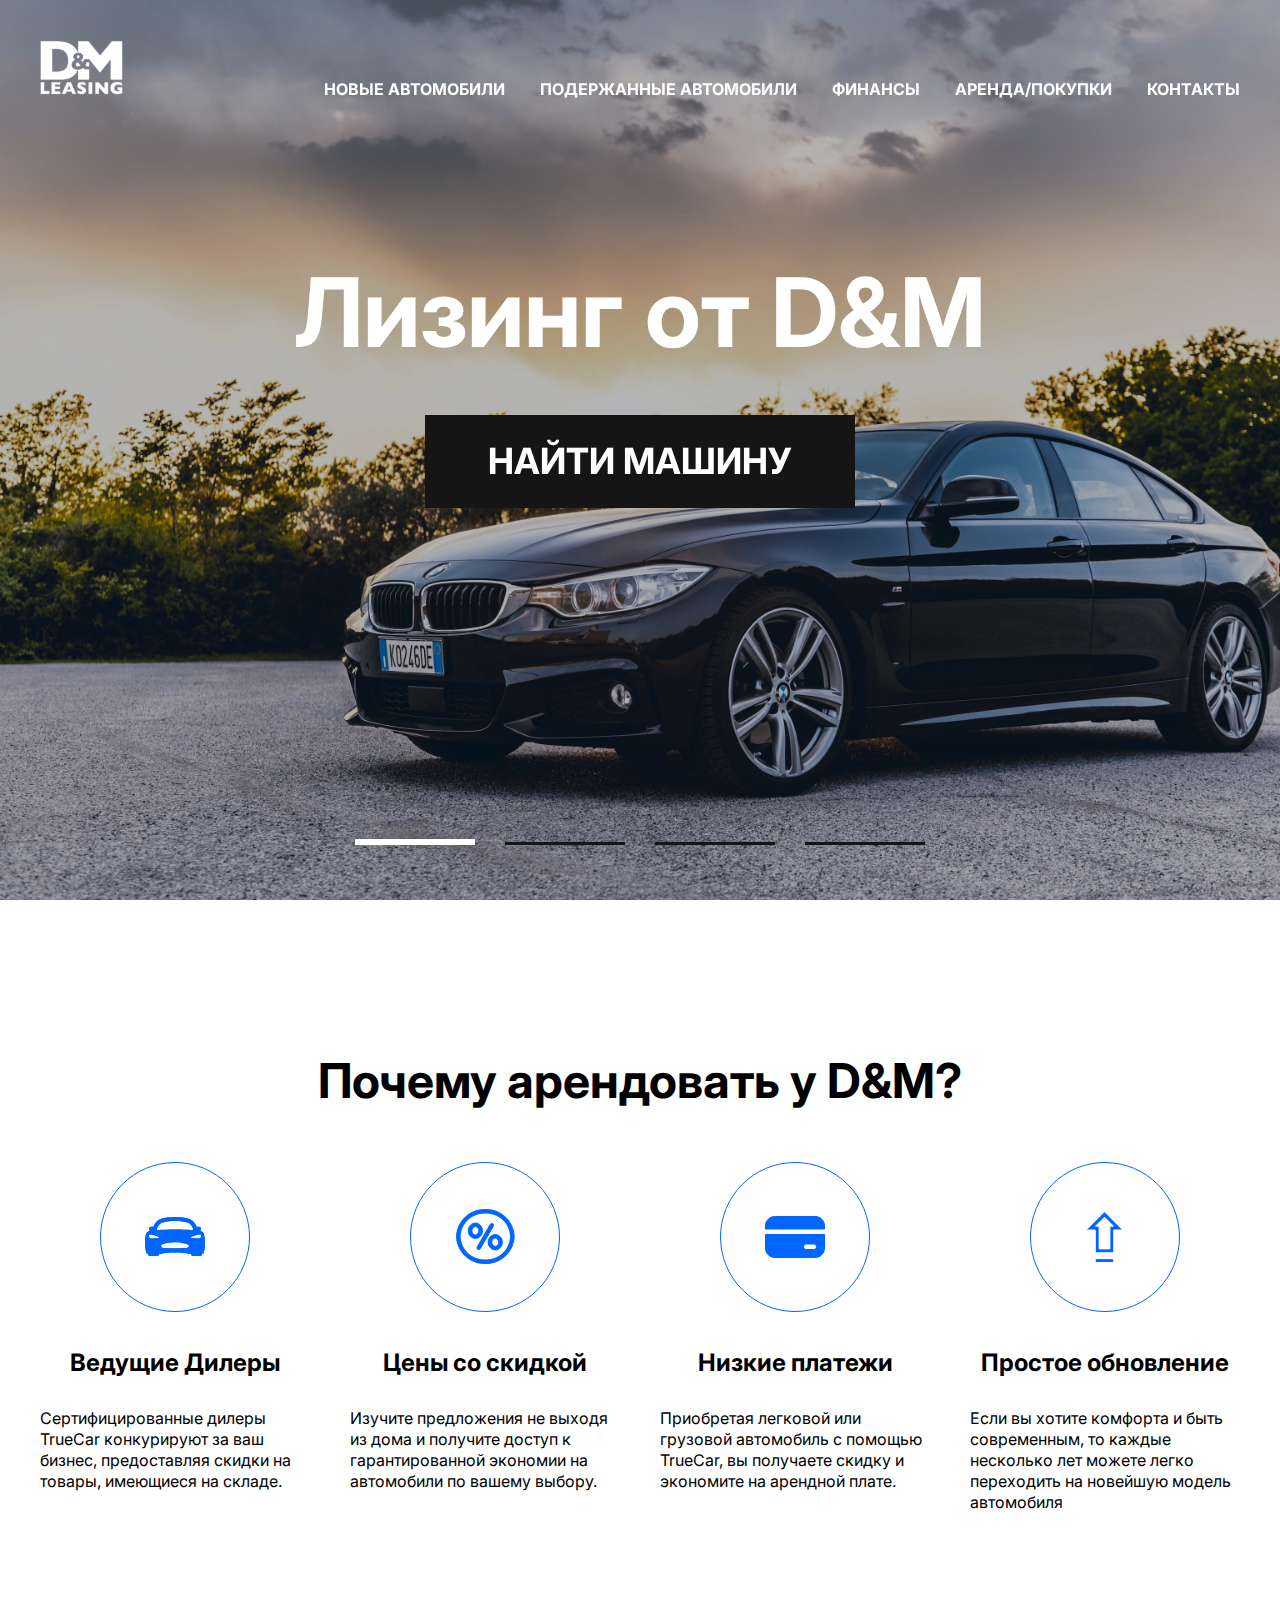
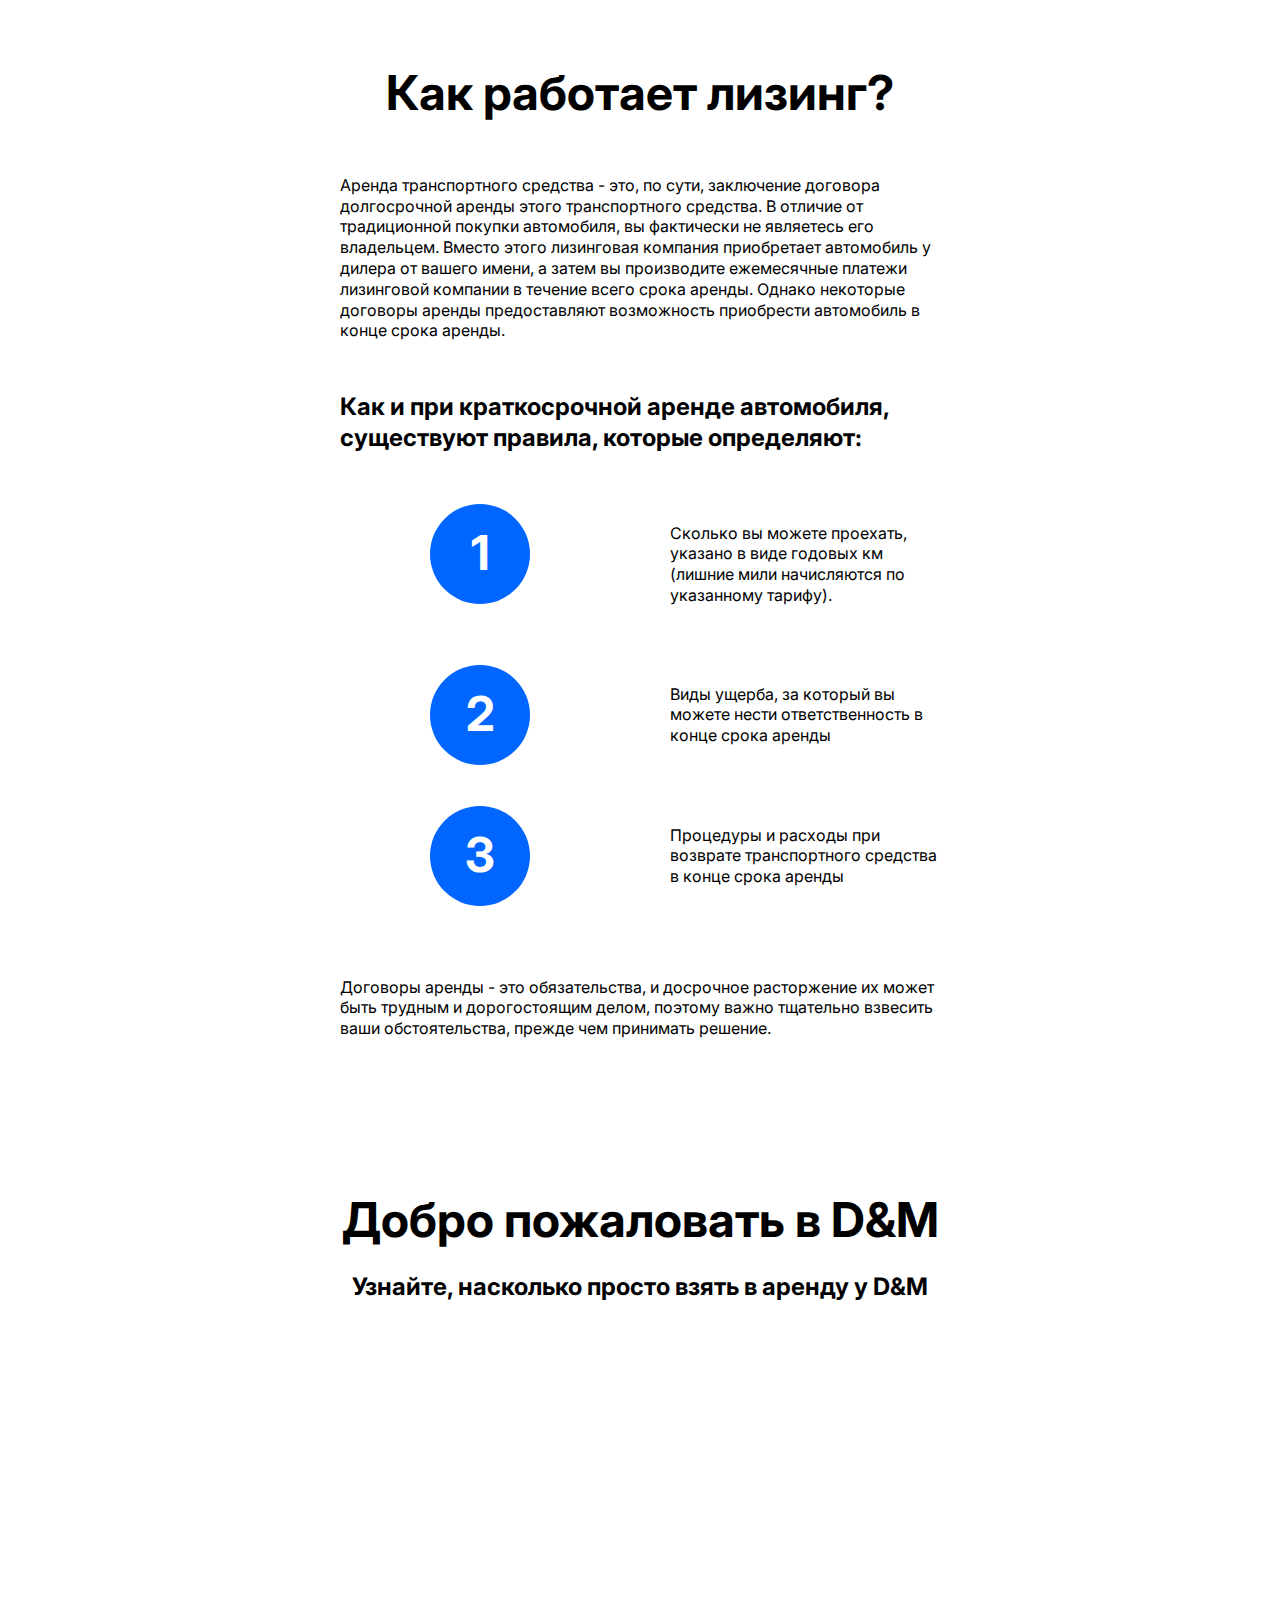
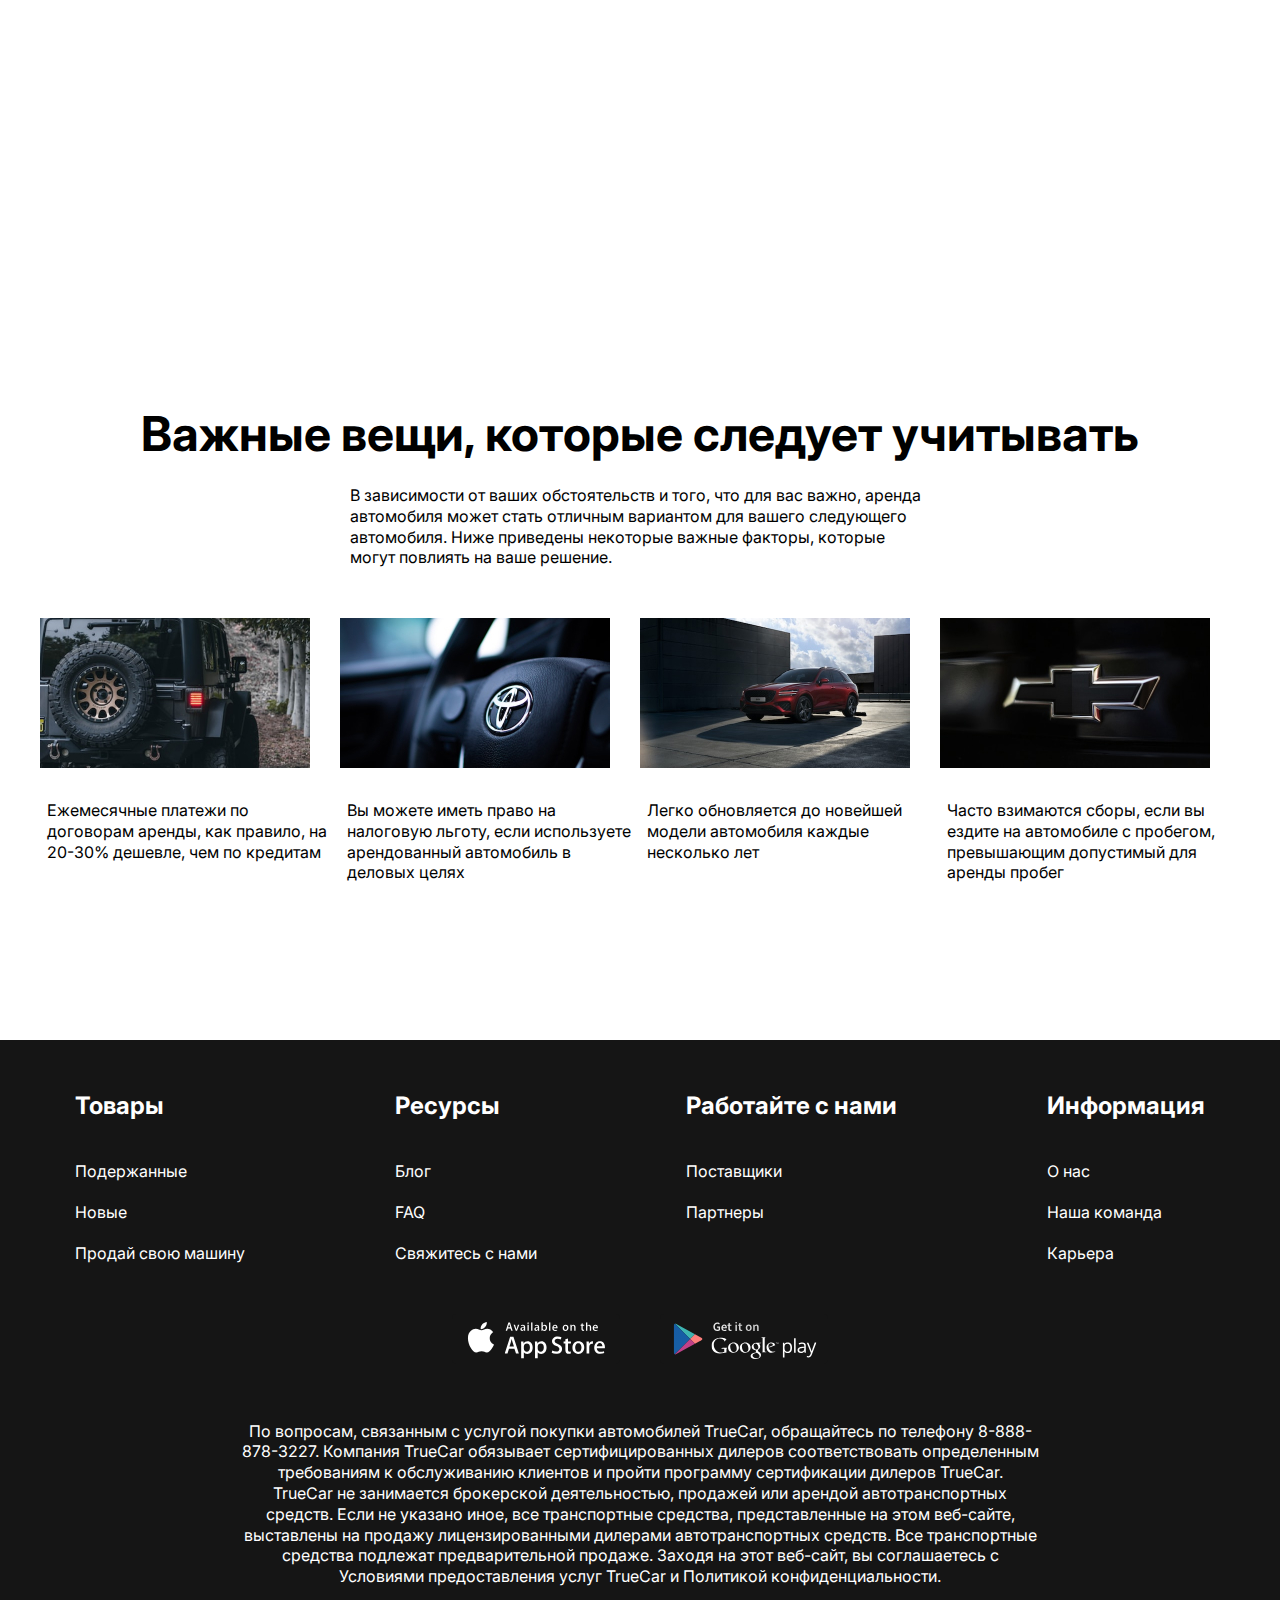
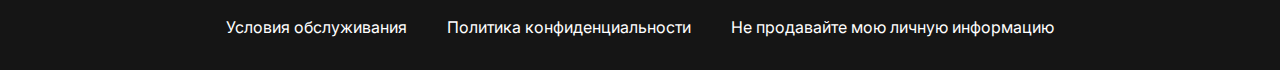
<file: index.html>
<!DOCTYPE html>
<html lang="ru">
  <head>
    <meta charset="UTF-8" />
    <meta http-equiv="X-UA-Compatible" content="IE=edge" />
    <meta name="viewport" content="width=device-width, initial-scale=1.0" />
    <title>Document</title>
    <link rel="preconnect" href="https://fonts.googleapis.com" />
    <link rel="preconnect" href="https://fonts.gstatic.com" crossorigin />
    <link
      href="https://fonts.googleapis.com/css2?family=Inter&display=swap"
      rel="stylesheet"
    />
    <link
      href="https://fonts.googleapis.com/css2?family=Inter:wght@700&display=swap"
      rel="stylesheet"
    />
    <link
      rel="stylesheet"
      href="https://cdn.jsdelivr.net/npm/swiper@11/swiper-bundle.min.css"
    />

    <link rel="stylesheet" href="css/style.css" />
  </head>
  <body>
    <div class="wrapper">
      <header class="header header-main">
        <div class="container">
          <div class="header__inner">
            <a href="index.html" class="logo">
              <img src="img/logo.svg" alt="" class="logo__img" />
            </a>
            <nav class="menu">
              <button class="menu__btn">
                <span></span>
                <span></span>
                <span></span>
              </button>
              <ul class="menu__list">
                <li class="menu__list-item">
                  <a href="newcar.html" class="menu__list-link"
                    >НОВЫЕ АВТОМОБИЛИ</a
                  >
                </li>
                <li class="menu__list-item">
                  <a href="#" class="menu__list-link">ПОДЕРЖАННЫЕ АВТОМОБИЛИ</a>
                </li>
                <li class="menu__list-item">
                  <a href="#" class="menu__list-link">ФИНАНСЫ</a>
                </li>
                <li class="menu__list-item">
                  <a href="#" class="menu__list-link">АРЕНДА/ПОКУПКИ</a>
                </li>
                <li class="menu__list-item">
                  <a href="contacts.html" class="menu__list-link">КОНТАКТЫ</a>
                </li>
              </ul>
            </nav>
          </div>
        </div>
      </header>
      <main class="main">
        <section class="top">
          <div class="container">
            <h1 class="title">Лизинг от D&M</h1>
            <a href="newcar.html" class="top__link">НАЙТИ МАШИНУ</a>
          </div>
        </section>
        <div class="slider">
          <div class="swiper">
            <div class="swiper-wrapper">
              <div
                class="swiper-slide"
                style="background-image: url(img/slide-1.jpg)"
              ></div>
              <div
                class="swiper-slide"
                style="background-image: url(img/slide-2.jpg)"
              ></div>
              <div
                class="swiper-slide"
                style="background-image: url(img/slide-1.jpg)"
              ></div>
              <div
                class="swiper-slide"
                style="background-image: url(img/slide-2.jpg)"
              ></div>
            </div>
            <div class="swiper-pagination"></div>
          </div>
        </div>
        <section class="why-lease">
          <div class="container">
            <h2 class="section-title">Почему арендовать у D&M?</h2>
            <ul class="why-lease__list">
              <li class="why-lease__item">
                <img
                  class="why-lease__item-img"
                  src="img/why-lease-1.svg"
                  alt=""
                />
                <h3 class="why-lease__item-title">Ведущие Дилеры</h3>
                <p class="why-lease__item-text">
                  Сертифицированные дилеры TrueCar конкурируют за ваш бизнес,
                  предоставляя скидки на товары, имеющиеся на складе.
                </p>
              </li>
              <li class="why-lease__item">
                <img
                  class="why-lease__item-img"
                  src="img/why-lease-2.svg"
                  alt=""
                />
                <h3 class="why-lease__item-title">Цены со скидкой</h3>
                <p class="why-lease__item-text">
                  Изучите предложения не выходя из дома и получите доступ к
                  гарантированной экономии на автомобили по вашему выбору.
                </p>
              </li>
              <li class="why-lease__item">
                <img
                  class="why-lease__item-img"
                  src="img/why-lease-3.svg"
                  alt=""
                />
                <h3 class="why-lease__item-title">Низкие платежи</h3>
                <p class="why-lease__item-text">
                  Приобретая легковой или грузовой автомобиль с помощью TrueCar,
                  вы получаете скидку и экономите на арендной плате.
                </p>
              </li>
              <li class="why-lease__item">
                <img
                  class="why-lease__item-img"
                  src="img/why-lease-4.svg"
                  alt=""
                />
                <h3 class="why-lease__item-title">Простое обновление</h3>
                <p class="why-lease__item-text">
                  Если вы хотите комфорта и быть современным, то каждые
                  несколько лет можете легко переходить на новейшую модель
                  автомобиля
                </p>
              </li>
            </ul>
          </div>
        </section>
        <section class="how-does">
          <div class="container">
            <div class="how-does__inner">
              <h2 class="section-title">Как работает лизинг?</h2>
              <p class="how-does__text">
                Аренда транспортного средства - это, по сути, заключение
                договора долгосрочной аренды этого транспортного средства. В
                отличие от традиционной покупки автомобиля, вы фактически не
                являетесь его владельцем. Вместо этого лизинговая компания
                приобретает автомобиль у дилера от вашего имени, а затем вы
                производите ежемесячные платежи лизинговой компании в течение
                всего срока аренды. Однако некоторые договоры аренды
                предоставляют возможность приобрести автомобиль в конце срока
                аренды.
              </p>
              <h4 class="how-does__title">
                Как и при краткосрочной аренде автомобиля, существуют правила,
                которые определяют:
              </h4>
              <ol class="how__does-list">
                <li class="how__does-item">
                  Сколько вы можете проехать, указано в виде годовых км (лишние
                  мили начисляются по указанному тарифу).
                </li>
                <li class="how__does-item">
                  Виды ущерба, за который вы можете нести ответственность в
                  конце срока аренды
                </li>
                <li class="how__does-item">
                  Процедуры и расходы при возврате транспортного средства в
                  конце срока аренды
                </li>
              </ol>
              <p class="how-does__text">
                Договоры аренды - это обязательства, и досрочное расторжение их
                может быть трудным и дорогостоящим делом, поэтому важно
                тщательно взвесить ваши обстоятельства, прежде чем принимать
                решение.
              </p>
            </div>
          </div>
        </section>
        <section class="video">
          <div class="container">
            <h2 class="section-title video__title">Добро пожаловать в D&M</h2>
            <p class="video__text">
              Узнайте, насколько просто взять в аренду у D&M
            </p>
            <iframe
              class="video__content"
              width="1000"
              height="500"
              src="https://www.youtube.com/embed/l5c4-9rxwhA?si=jY-FbrAp-Fexpdjj&amp;controls=0"
              title="YouTube video player"
              frameborder="0"
              allow="accelerometer; autoplay; clipboard-write; encrypted-media; gyroscope; picture-in-picture; web-share"
              referrerpolicy="strict-origin-when-cross-origin"
              allowfullscreen
            ></iframe>
          </div>
        </section>
        <section class="important">
          <div class="container">
            <h2 class="section-title important__title">
              Важные вещи, которые следует учитывать
            </h2>
            <p class="important__text">
              В зависимости от ваших обстоятельств и того, что для вас важно,
              аренда автомобиля может стать отличным вариантом для вашего
              следующего автомобиля. Ниже приведены некоторые важные факторы,
              которые могут повлиять на ваше решение.
            </p>
            <ul class="important__list">
              <li class="important__item">
                <img class="important__item-img" src="img/imp-1.jpg" alt="" />
                <p class="important__item-text">
                  Ежемесячные платежи по договорам аренды, как правило, на
                  20-30% дешевле, чем по кредитам
                </p>
              </li>
              <li class="important__item">
                <img class="important__item-img" src="img/imp-2.jpg" alt="" />
                <p class="important__item-text">
                  Вы можете иметь право на налоговую льготу, если используете
                  арендованный автомобиль в деловых целях
                </p>
              </li>
              <li class="important__item">
                <img class="important__item-img" src="img/imp-3.jpg" alt="" />
                <p class="important__item-text">
                  Легко обновляется до новейшей модели автомобиля каждые
                  несколько лет
                </p>
              </li>
              <li class="important__item">
                <img class="important__item-img" src="img/imp-4.jpg" alt="" />
                <p class="important__item-text">
                  Часто взимаются сборы, если вы ездите на автомобиле с
                  пробегом, превышающим допустимый для аренды пробег
                </p>
              </li>
            </ul>
          </div>
        </section>
      </main>
      <footer class="footer">
        <nav class="footer__menu">
          <ul class="footer__menu-list">
            <li class="footer__menu-item">
              <p class="footer__menu-title">Товары</p>
            </li>
            <li class="footer__menu-item">
              <a href="#" class="footer__menu-link">Подержанные</a>
            </li>
            <li class="footer__menu-item">
              <a href="#" class="footer__menu-link">Новые</a>
            </li>
            <li class="footer__menu-item">
              <a href="#" class="footer__menu-link">Продай свою машину</a>
            </li>
          </ul>
          <ul class="footer__menu-list">
            <li class="footer__menu-item">
              <p class="footer__menu-title">Ресурсы</p>
            </li>
            <li class="footer__menu-item">
              <a href="#" class="footer__menu-link">Блог</a>
            </li>
            <li class="footer__menu-item">
              <a href="#" class="footer__menu-link">FAQ</a>
            </li>
            <li class="footer__menu-item">
              <a href="#" class="footer__menu-link">Свяжитесь с нами</a>
            </li>
          </ul>
          <ul class="footer__menu-list">
            <li class="footer__menu-item">
              <p class="footer__menu-title">Работайте с нами</p>
            </li>
            <li class="footer__menu-item">
              <a href="#" class="footer__menu-link">Поставщики</a>
            </li>
            <li class="footer__menu-item">
              <a href="#" class="footer__menu-link">Партнеры</a>
            </li>
          </ul>
          <ul class="footer__menu-list">
            <li class="footer__menu-item">
              <p class="footer__menu-title">Информация</p>
            </li>
            <li class="footer__menu-item">
              <a href="#" class="footer__menu-link">О нас</a>
            </li>
            <li class="footer__menu-item">
              <a href="#" class="footer__menu-link">Наша команда</a>
            </li>
            <li class="footer__menu-item">
              <a href="#" class="footer__menu-link">Карьера</a>
            </li>
          </ul>
        </nav>
        <ul class="app">
          <li class="app__item">
            <a href="" class="app__item-link">
              <img src="img/appstore.svg" alt="" class="app__item-img" />
            </a>
          </li>
          <li class="app__item">
            <a href="" class="app__item-link">
              <img src="img/googleplay.svg" alt="" class="app__item-img" />
            </a>
          </li>
        </ul>
        <div class="footer__copy">
          <p class="footer__copy-text">
            По вопросам, связанным с услугой покупки автомобилей TrueCar,
            обращайтесь по телефону 8-888-878-3227. Компания TrueCar обязывает
            сертифицированных дилеров соответствовать определенным требованиям к
            обслуживанию клиентов и пройти программу сертификации дилеров
            TrueCar.
          </p>
          <p class="footer__copy-text">
            TrueCar не занимается брокерской деятельностью, продажей или арендой
            автотранспортных средств. Если не указано иное, все транспортные
            средства, представленные на этом веб-сайте, выставлены на продажу
            лицензированными дилерами автотранспортных средств. Все транспортные
            средства подлежат предварительной продаже. Заходя на этот веб-сайт,
            вы соглашаетесь с Условиями предоставления услуг TrueCar и Политикой
            конфиденциальности.
          </p>
        </div>
        <nav class="copy__nav">
          <ul class="copy__nav-list">
            <li class="copy__nav-item">
              <a href="#" class="copy__nav-link">Условия обслуживания</a>
            </li>
            <li class="copy__nav-item">
              <a href="#" class="copy__nav-link">Политика конфиденциальности</a>
            </li>
            <li class="copy__nav-item">
              <a href="#" class="copy__nav-link">
                Не продавайте мою личную информацию</a
              >
            </li>
          </ul>
        </nav>
      </footer>
    </div>
    <script src="https://cdn.jsdelivr.net/npm/swiper@11/swiper-bundle.min.js"></script>
    <script src="js/main.js"></script>
  </body>
</html>
</file>
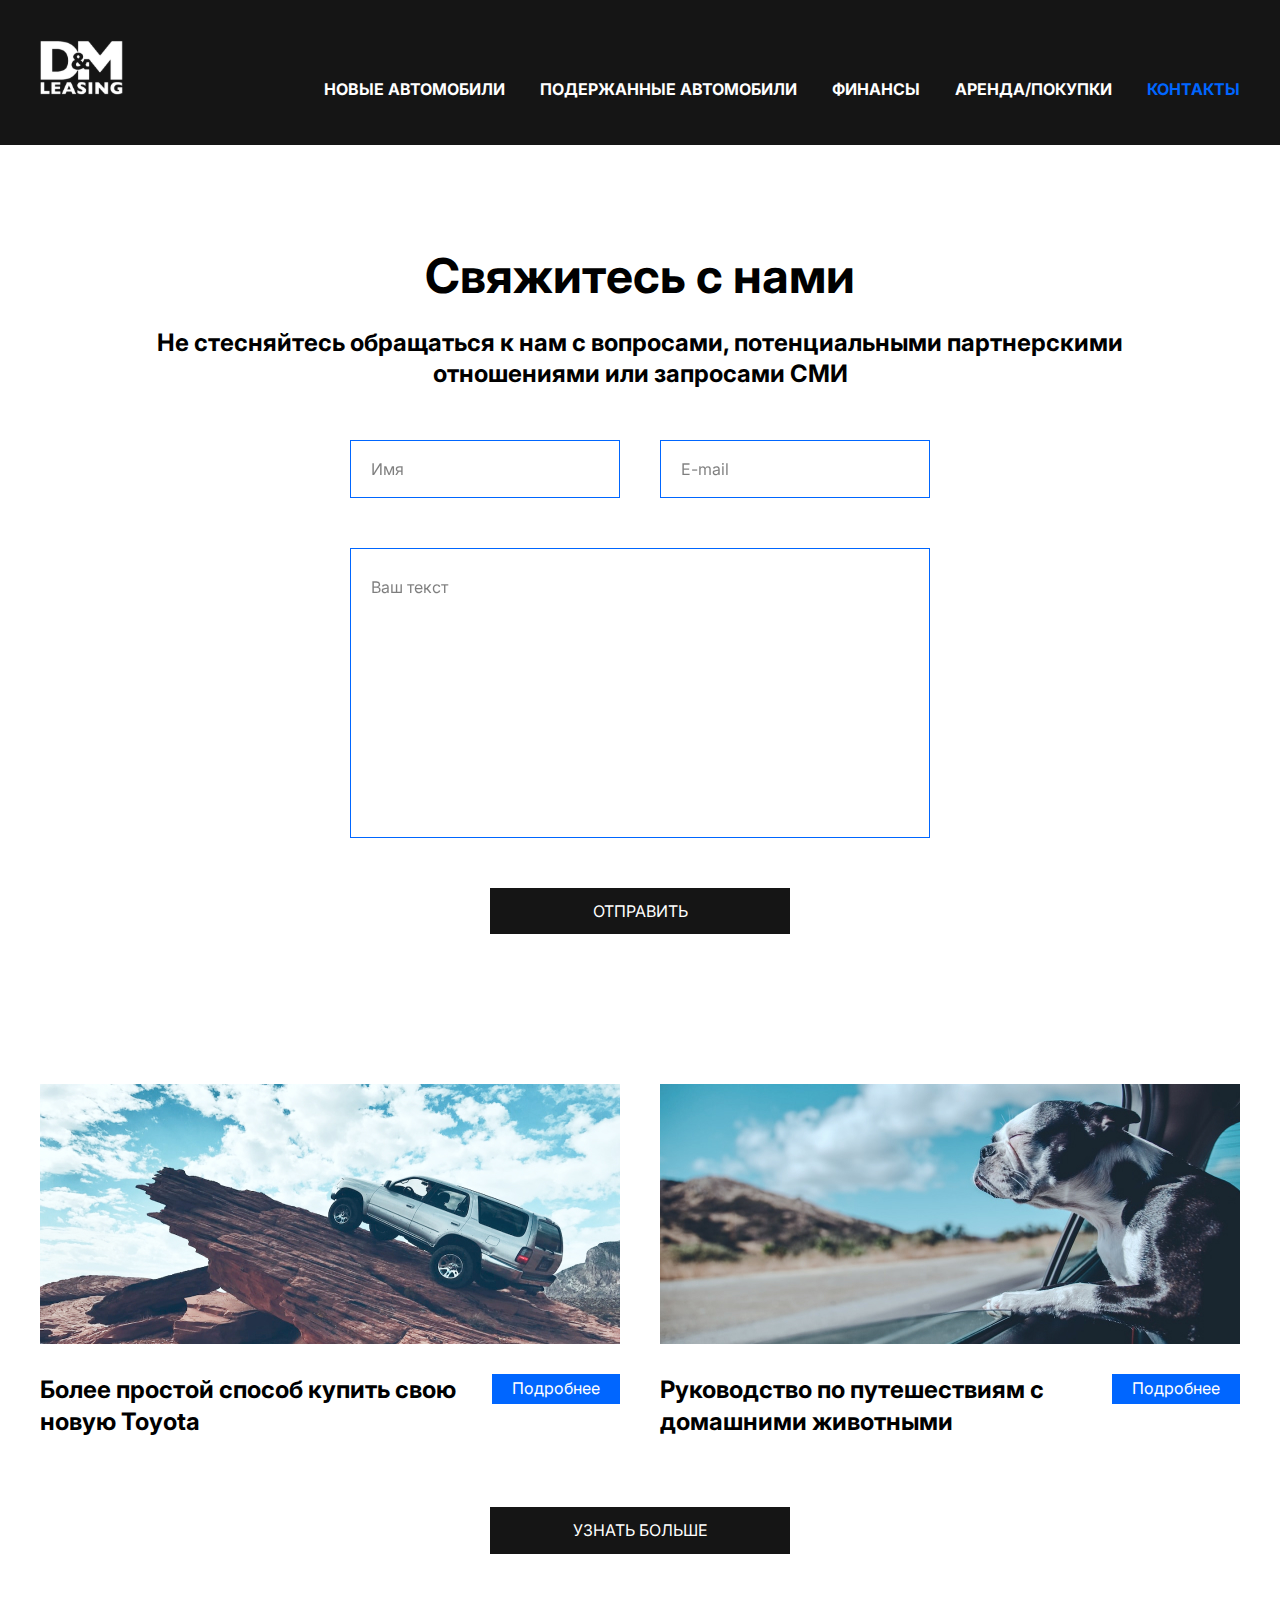
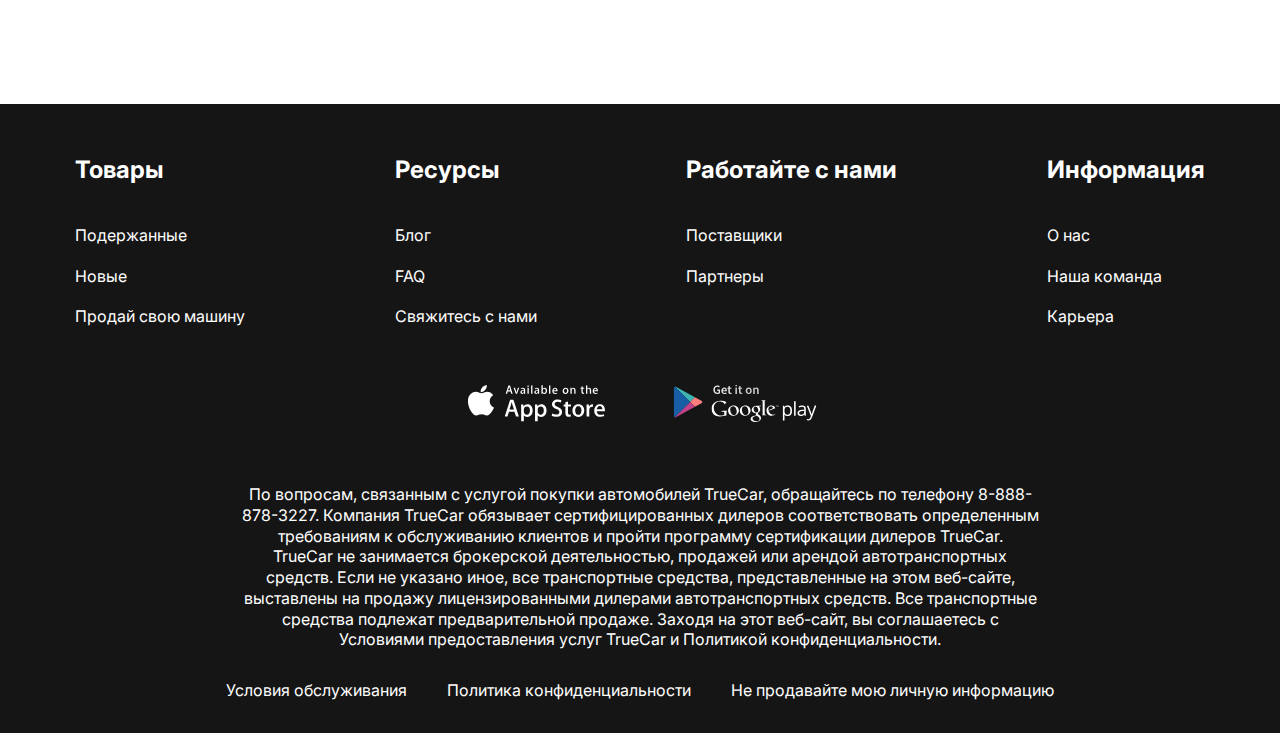
<file: contacts.html>
<!DOCTYPE html>
<html lang="en">
  <head>
    <meta charset="UTF-8" />
    <meta http-equiv="X-UA-Compatible" content="IE=edge" />
    <meta name="viewport" content="width=device-width, initial-scale=1.0" />
    <title>Document</title>
    <link rel="preconnect" href="https://fonts.googleapis.com" />
    <link rel="preconnect" href="https://fonts.gstatic.com" crossorigin />
    <link
      href="https://fonts.googleapis.com/css2?family=Inter&display=swap"
      rel="stylesheet"
    />
    <link
      href="https://fonts.googleapis.com/css2?family=Inter:wght@700&display=swap"
      rel="stylesheet"
    />
    <link rel="stylesheet" href="css/style.css" />
  </head>
  <body>
    <div class="wrapper">
      <header class="header">
        <div class="container">
          <div class="header__inner">
            <a href="index.html" class="logo">
              <img src="img/logo.svg" alt="" class="logo__img" />
            </a>
            <nav class="menu">
              <button class="menu__btn">
                <span></span>
                <span></span>
                <span></span>
              </button>
              <ul class="menu__list">
                <li class="menu__list-item">
                  <a href="newcar.html" class="menu__list-link"
                    >НОВЫЕ АВТОМОБИЛИ</a
                  >
                </li>
                <li class="menu__list-item">
                  <a href="#" class="menu__list-link">ПОДЕРЖАННЫЕ АВТОМОБИЛИ</a>
                </li>
                <li class="menu__list-item">
                  <a href="#" class="menu__list-link">ФИНАНСЫ</a>
                </li>
                <li class="menu__list-item">
                  <a href="#" class="menu__list-link">АРЕНДА/ПОКУПКИ</a>
                </li>
                <li class="menu__list-item">
                  <a
                    href="contacts.html"
                    class="menu__list-link menu__list-link--active"
                    >КОНТАКТЫ</a
                  >
                </li>
              </ul>
            </nav>
          </div>
        </div>
      </header>
      <main class="main">
        <section class="contacts">
          <div class="container">
            <h2 class="section-title contacts__title">Свяжитесь с нами</h2>
            <p class="contacts__text">
              Не стесняйтесь обращаться к нам с вопросами, потенциальными
              партнерскими отношениями или запросами СМИ
            </p>
            <form action="#" class="form">
              <input type="text" class="form__input" placeholder="Имя" />
              <input type="email" class="form__input" placeholder="E-mail" />
              <textarea
                class="form__textarea"
                placeholder="Ваш текст"
              ></textarea>
              <button class="form__btn" type="submit">Отправить</button>
            </form>
          </div>
        </section>
        <section class="blog">
          <div class="container">
            <div class="blog__items">
              <div class="blog__item">
                <img class="blog__item-img" src="img/blog-1.jpg" alt="" />
                <h4 class="blog__item-title">
                  Более простой способ купить свою новую Toyota
                </h4>
                <a href="#" class="blog__item-link">Подробнее</a>
              </div>
              <div class="blog__item">
                <img class="blog__item-img" src="img/blog-2.jpg" alt="" />
                <h4 class="blog__item-title">
                  Руководство по путешествиям с домашними животными
                </h4>
                <a href="#" class="blog__item-link">Подробнее</a>
              </div>
            </div>
            <a href="#" class="showmore-link">Узнать больше</a>
          </div>
        </section>
      </main>
      <footer class="footer">
        <nav class="footer__menu">
          <ul class="footer__menu-list">
            <li class="footer__menu-item">
              <p class="footer__menu-title">Товары</p>
            </li>
            <li class="footer__menu-item">
              <a href="#" class="footer__menu-link">Подержанные</a>
            </li>
            <li class="footer__menu-item">
              <a href="#" class="footer__menu-link">Новые</a>
            </li>
            <li class="footer__menu-item">
              <a href="#" class="footer__menu-link">Продай свою машину</a>
            </li>
          </ul>
          <ul class="footer__menu-list">
            <li class="footer__menu-item">
              <p class="footer__menu-title">Ресурсы</p>
            </li>
            <li class="footer__menu-item">
              <a href="#" class="footer__menu-link">Блог</a>
            </li>
            <li class="footer__menu-item">
              <a href="#" class="footer__menu-link">FAQ</a>
            </li>
            <li class="footer__menu-item">
              <a href="#" class="footer__menu-link">Свяжитесь с нами</a>
            </li>
          </ul>
          <ul class="footer__menu-list">
            <li class="footer__menu-item">
              <p class="footer__menu-title">Работайте с нами</p>
            </li>
            <li class="footer__menu-item">
              <a href="#" class="footer__menu-link">Поставщики</a>
            </li>
            <li class="footer__menu-item">
              <a href="#" class="footer__menu-link">Партнеры</a>
            </li>
          </ul>
          <ul class="footer__menu-list">
            <li class="footer__menu-item">
              <p class="footer__menu-title">Информация</p>
            </li>
            <li class="footer__menu-item">
              <a href="#" class="footer__menu-link">О нас</a>
            </li>
            <li class="footer__menu-item">
              <a href="#" class="footer__menu-link">Наша команда</a>
            </li>
            <li class="footer__menu-item">
              <a href="#" class="footer__menu-link">Карьера</a>
            </li>
          </ul>
        </nav>
        <ul class="app">
          <li class="app__item">
            <a href="" class="app__item-link">
              <img src="img/appstore.svg" alt="" class="app__item-img" />
            </a>
          </li>
          <li class="app__item">
            <a href="" class="app__item-link">
              <img src="img/googleplay.svg" alt="" class="app__item-img" />
            </a>
          </li>
        </ul>
        <div class="footer__copy">
          <p class="footer__copy-text">
            По вопросам, связанным с услугой покупки автомобилей TrueCar,
            обращайтесь по телефону 8-888-878-3227. Компания TrueCar обязывает
            сертифицированных дилеров соответствовать определенным требованиям к
            обслуживанию клиентов и пройти программу сертификации дилеров
            TrueCar.
          </p>
          <p class="footer__copy-text">
            TrueCar не занимается брокерской деятельностью, продажей или арендой
            автотранспортных средств. Если не указано иное, все транспортные
            средства, представленные на этом веб-сайте, выставлены на продажу
            лицензированными дилерами автотранспортных средств. Все транспортные
            средства подлежат предварительной продаже. Заходя на этот веб-сайт,
            вы соглашаетесь с Условиями предоставления услуг TrueCar и Политикой
            конфиденциальности.
          </p>
        </div>
        <nav class="copy__nav">
          <ul class="copy__nav-list">
            <li class="copy__nav-item">
              <a href="#" class="copy__nav-link">Условия обслуживания</a>
            </li>
            <li class="copy__nav-item">
              <a href="#" class="copy__nav-link">Политика конфиденциальности</a>
            </li>
            <li class="copy__nav-item">
              <a href="#" class="copy__nav-link">
                Не продавайте мою личную информацию</a
              >
            </li>
          </ul>
        </nav>
      </footer>
    </div>
    <script src="js/main.js"></script>
  </body>
</html>
</file>
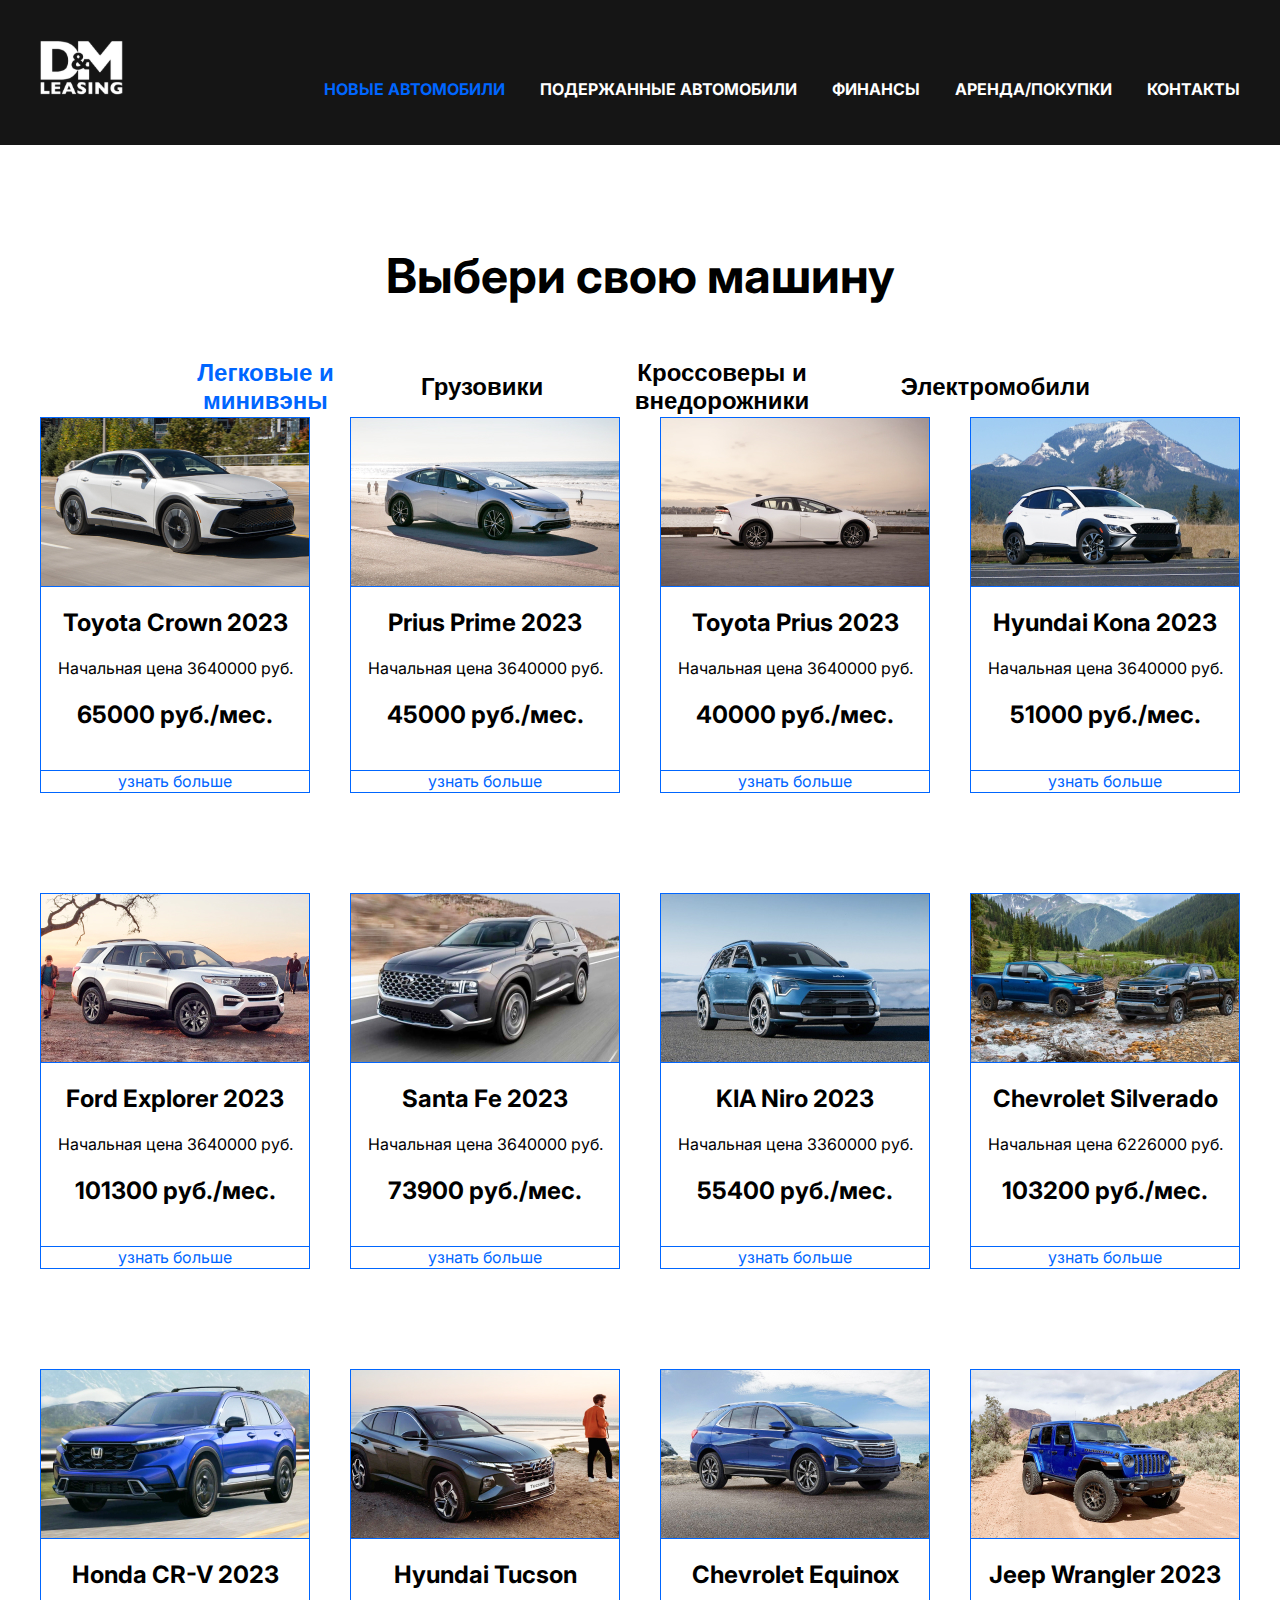
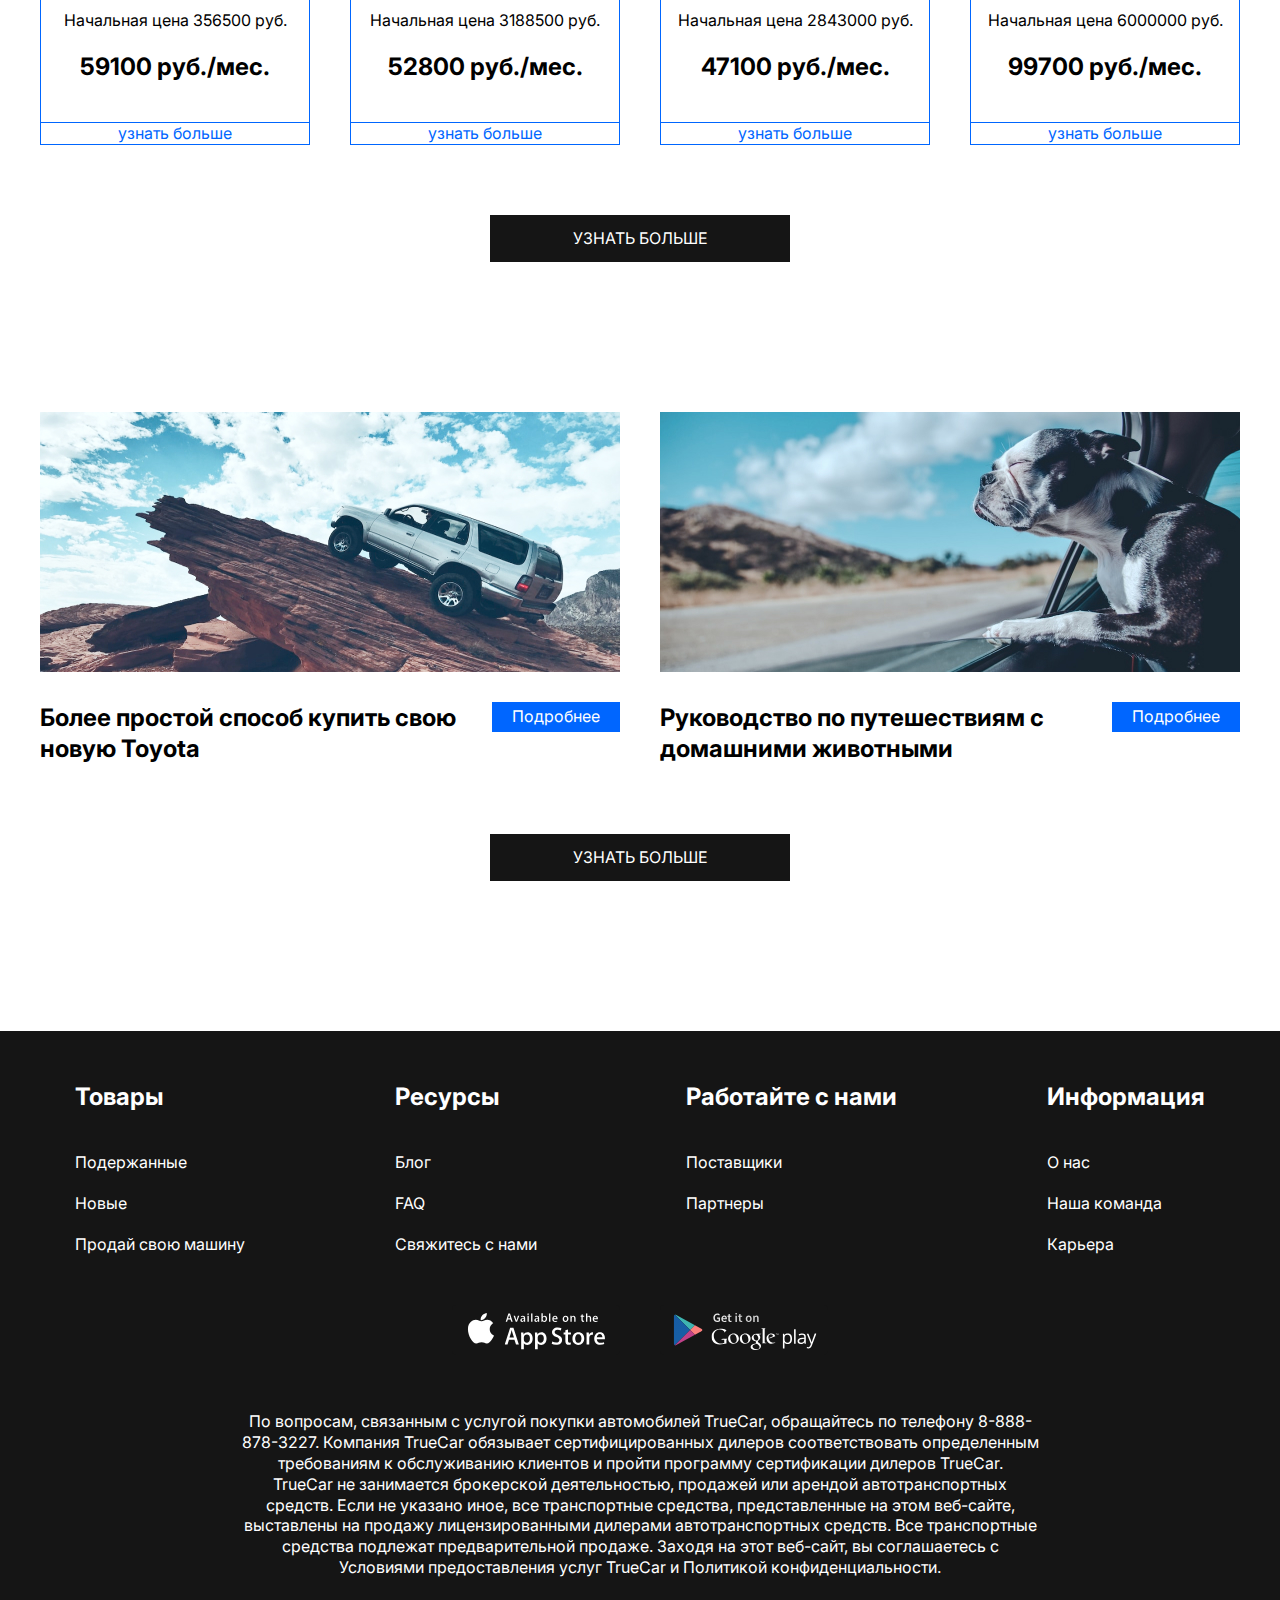
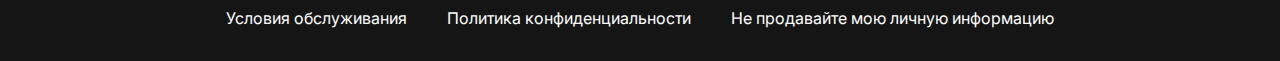
<file: newcar.html>
<!DOCTYPE html>
<html lang="en">
  <head>
    <meta charset="UTF-8" />
    <meta http-equiv="X-UA-Compatible" content="IE=edge" />
    <meta name="viewport" content="width=device-width, initial-scale=1.0" />
    <title>Document</title>
    <link rel="preconnect" href="https://fonts.googleapis.com" />
    <link rel="preconnect" href="https://fonts.gstatic.com" crossorigin />
    <link
      href="https://fonts.googleapis.com/css2?family=Inter&display=swap"
      rel="stylesheet"
    />
    <link
      href="https://fonts.googleapis.com/css2?family=Inter:wght@700&display=swap"
      rel="stylesheet"
    />
    <link rel="stylesheet" href="css/style.css" />
  </head>
  <body>
    <div class="wrapper">
      <header class="header">
        <div class="container">
          <div class="header__inner">
            <a href="index.html" class="logo">
              <img src="img/logo.svg" alt="" class="logo__img" />
            </a>
            <nav class="menu">
              <button class="menu__btn">
                <span></span>
                <span></span>
                <span></span>
              </button>
              <ul class="menu__list">
                <li class="menu__list-item">
                  <a
                    href="newcar.html"
                    class="menu__list-link menu__list-link--active"
                    >НОВЫЕ АВТОМОБИЛИ</a
                  >
                </li>
                <li class="menu__list-item">
                  <a href="#" class="menu__list-link">ПОДЕРЖАННЫЕ АВТОМОБИЛИ</a>
                </li>
                <li class="menu__list-item">
                  <a href="#" class="menu__list-link">ФИНАНСЫ</a>
                </li>
                <li class="menu__list-item">
                  <a href="#" class="menu__list-link">АРЕНДА/ПОКУПКИ</a>
                </li>
                <li class="menu__list-item">
                  <a href="contacts.html" class="menu__list-link">КОНТАКТЫ</a>
                </li>
              </ul>
            </nav>
          </div>
        </div>
      </header>
      <main class="main">
        <section class="choose">
          <div class="container">
            <h2 class="section-title">Выбери свою машину</h2>
            <div class="tabs">
              <div class="tabs__btn">
                <button
                  class="tabs__btn-item tabs__btn-item--active"
                  data-button="content-1"
                >
                  Легковые и минивэны
                </button>
                <button class="tabs__btn-item" data-button="content-2">
                  Грузовики
                </button>
                <button class="tabs__btn-item" data-button="content-3">
                  Кроссоверы и внедорожники
                </button>
                <button class="tabs__btn-item" data-button="content-4">
                  Электромобили
                </button>
              </div>
              <div class="tabs__content">
                <div
                  class="tabs__content-item tabs__content-item--active"
                  id="content-1"
                >
                  <div class="card">
                    <img src="img/card-1.jpg" alt="" class="card__img" />
                    <div class="card__content">
                      <h4 class="card__title">Toyota Crown 2023</h4>
                      <p class="card__text">Начальная цена 3640000 руб.</p>
                      <p class="card__price">65000 руб./мес.</p>
                    </div>
                    <a href="#" class="card_link">узнать больше</a>
                  </div>
                  <div class="card">
                    <img src="img/card-2.jpg" alt="" class="card__img" />
                    <div class="card__content">
                      <h4 class="card__title">Prius Prime 2023</h4>
                      <p class="card__text">Начальная цена 3640000 руб.</p>
                      <p class="card__price">45000 руб./мес.</p>
                    </div>
                    <a href="#" class="card_link">узнать больше</a>
                  </div>
                  <div class="card">
                    <img src="img/card-3.jpg" alt="" class="card__img" />
                    <div class="card__content">
                      <h4 class="card__title">Toyota Prius 2023</h4>
                      <p class="card__text">Начальная цена 3640000 руб.</p>
                      <p class="card__price">40000 руб./мес.</p>
                    </div>
                    <a href="#" class="card_link">узнать больше</a>
                  </div>
                  <div class="card">
                    <img src="img/card-4.jpg" alt="" class="card__img" />
                    <div class="card__content">
                      <h4 class="card__title">Hyundai Kona 2023</h4>
                      <p class="card__text">Начальная цена 3640000 руб.</p>
                      <p class="card__price">51000 руб./мес.</p>
                    </div>
                    <a href="#" class="card_link">узнать больше</a>
                  </div>
                  <div class="card">
                    <img src="img/card-5.jpg" alt="" class="card__img" />
                    <div class="card__content">
                      <h4 class="card__title">Ford Explorer 2023</h4>
                      <p class="card__text">Начальная цена 3640000 руб.</p>
                      <p class="card__price">101300 руб./мес.</p>
                    </div>
                    <a href="#" class="card_link">узнать больше</a>
                  </div>
                  <div class="card">
                    <img src="img/card-6.jpg" alt="" class="card__img" />
                    <div class="card__content">
                      <h4 class="card__title">Santa Fe 2023</h4>
                      <p class="card__text">Начальная цена 3640000 руб.</p>
                      <p class="card__price">73900 руб./мес.</p>
                    </div>
                    <a href="#" class="card_link">узнать больше</a>
                  </div>
                  <div class="card">
                    <img src="img/card-7.jpg" alt="" class="card__img" />
                    <div class="card__content">
                      <h4 class="card__title">KIA Niro 2023</h4>
                      <p class="card__text">Начальная цена 3360000 руб.</p>
                      <p class="card__price">55400 руб./мес.</p>
                    </div>
                    <a href="#" class="card_link">узнать больше</a>
                  </div>
                  <div class="card">
                    <img src="img/card-8.jpg" alt="" class="card__img" />
                    <div class="card__content">
                      <h4 class="card__title">Chevrolet Silverado</h4>
                      <p class="card__text">Начальная цена 6226000 руб.</p>
                      <p class="card__price">103200 руб./мес.</p>
                    </div>
                    <a href="#" class="card_link">узнать больше</a>
                  </div>
                  <div class="card">
                    <img src="img/card-9.jpg" alt="" class="card__img" />
                    <div class="card__content">
                      <h4 class="card__title">Honda CR-V 2023</h4>
                      <p class="card__text">Начальная цена 356500 руб.</p>
                      <p class="card__price">59100 руб./мес.</p>
                    </div>
                    <a href="#" class="card_link">узнать больше</a>
                  </div>
                  <div class="card">
                    <img src="img/card-10.jpg" alt="" class="card__img" />
                    <div class="card__content">
                      <h4 class="card__title">Hyundai Tucson</h4>
                      <p class="card__text">Начальная цена 3188500 руб.</p>
                      <p class="card__price">52800 руб./мес.</p>
                    </div>
                    <a href="#" class="card_link">узнать больше</a>
                  </div>
                  <div class="card">
                    <img src="img/card-11.jpg" alt="" class="card__img" />
                    <div class="card__content">
                      <h4 class="card__title">Chevrolet Equinox</h4>
                      <p class="card__text">Начальная цена 2843000 руб.</p>
                      <p class="card__price">47100 руб./мес.</p>
                    </div>
                    <a href="#" class="card_link">узнать больше</a>
                  </div>
                  <div class="card">
                    <img src="img/card-12.jpg" alt="" class="card__img" />
                    <div class="card__content">
                      <h4 class="card__title">Jeep Wrangler 2023</h4>
                      <p class="card__text">Начальная цена 6000000 руб.</p>
                      <p class="card__price">99700 руб./мес.</p>
                    </div>
                    <a href="#" class="card_link">узнать больше</a>
                  </div>
                </div>
                <div class="tabs__content-item" id="content-2">
                  <div class="card">
                    <img src="img/card-5.jpg" alt="" class="card__img" />
                    <div class="card__content">
                      <h4 class="card__title">Ford Explorer 2023</h4>
                      <p class="card__text">Начальная цена 3640000 руб.</p>
                      <p class="card__price">101300 руб./мес.</p>
                    </div>
                    <a href="#" class="card_link">узнать больше</a>
                  </div>
                  <div class="card">
                    <img src="img/card-6.jpg" alt="" class="card__img" />
                    <div class="card__content">
                      <h4 class="card__title">Santa Fe 2023</h4>
                      <p class="card__text">Начальная цена 3640000 руб.</p>
                      <p class="card__price">73900 руб./мес.</p>
                    </div>
                    <a href="#" class="card_link">узнать больше</a>
                  </div>
                  <div class="card">
                    <img src="img/card-7.jpg" alt="" class="card__img" />
                    <div class="card__content">
                      <h4 class="card__title">KIA Niro 2023</h4>
                      <p class="card__text">Начальная цена 3360000 руб.</p>
                      <p class="card__price">55400 руб./мес.</p>
                    </div>
                    <a href="#" class="card_link">узнать больше</a>
                  </div>
                  <div class="card">
                    <img src="img/card-8.jpg" alt="" class="card__img" />
                    <div class="card__content">
                      <h4 class="card__title">Chevrolet Silverado</h4>
                      <p class="card__text">Начальная цена 6226000 руб.</p>
                      <p class="card__price">103200 руб./мес.</p>
                    </div>
                    <a href="#" class="card_link">узнать больше</a>
                  </div>
                </div>
                <div class="tabs__content-item" id="content-3">
                  <div class="card">
                    <img src="img/card-9.jpg" alt="" class="card__img" />
                    <div class="card__content">
                      <h4 class="card__title">Honda CR-V 2023</h4>
                      <p class="card__text">Начальная цена 356500 руб.</p>
                      <p class="card__price">59100 руб./мес.</p>
                    </div>
                    <a href="#" class="card_link">узнать больше</a>
                  </div>
                  <div class="card">
                    <img src="img/card-10.jpg" alt="" class="card__img" />
                    <div class="card__content">
                      <h4 class="card__title">Hyundai Tucson</h4>
                      <p class="card__text">Начальная цена 3188500 руб.</p>
                      <p class="card__price">52800 руб./мес.</p>
                    </div>
                    <a href="#" class="card_link">узнать больше</a>
                  </div>
                  <div class="card">
                    <img src="img/card-11.jpg" alt="" class="card__img" />
                    <div class="card__content">
                      <h4 class="card__title">Chevrolet Equinox</h4>
                      <p class="card__text">Начальная цена 2843000 руб.</p>
                      <p class="card__price">47100 руб./мес.</p>
                    </div>
                    <a href="#" class="card_link">узнать больше</a>
                  </div>
                  <div class="card">
                    <img src="img/card-12.jpg" alt="" class="card__img" />
                    <div class="card__content">
                      <h4 class="card__title">Jeep Wrangler 2023</h4>
                      <p class="card__text">Начальная цена 6000000 руб.</p>
                      <p class="card__price">99700 руб./мес.</p>
                    </div>
                    <a href="#" class="card_link">узнать больше</a>
                  </div>
                </div>
                <div class="tabs__content-item" id="content-4">
                  <div class="card">
                    <img src="img/card-1.jpg" alt="" class="card__img" />
                    <div class="card__content">
                      <h4 class="card__title">Toyota Crown 2023</h4>
                      <p class="card__text">Начальная цена 3640000 руб.</p>
                      <p class="card__price">65000 руб./мес.</p>
                    </div>
                    <a href="#" class="card_link">узнать больше</a>
                  </div>
                  <div class="card">
                    <img src="img/card-2.jpg" alt="" class="card__img" />
                    <div class="card__content">
                      <h4 class="card__title">Prius Prime 2023</h4>
                      <p class="card__text">Начальная цена 3640000 руб.</p>
                      <p class="card__price">45000 руб./мес.</p>
                    </div>
                    <a href="#" class="card_link">узнать больше</a>
                  </div>
                  <div class="card">
                    <img src="img/card-3.jpg" alt="" class="card__img" />
                    <div class="card__content">
                      <h4 class="card__title">Toyota Prius 2023</h4>
                      <p class="card__text">Начальная цена 3640000 руб.</p>
                      <p class="card__price">40000 руб./мес.</p>
                    </div>
                    <a href="#" class="card_link">узнать больше</a>
                  </div>
                  <div class="card">
                    <img src="img/card-4.jpg" alt="" class="card__img" />
                    <div class="card__content">
                      <h4 class="card__title">Hyundai Kona 2023</h4>
                      <p class="card__text">Начальная цена 3640000 руб.</p>
                      <p class="card__price">51000 руб./мес.</p>
                    </div>
                    <a href="#" class="card_link">узнать больше</a>
                  </div>
                </div>
              </div>
            </div>
            <a href="#" class="showmore-link">Узнать больше</a>
          </div>
        </section>
        <section class="blog">
          <div class="container">
            <div class="blog__items">
              <div class="blog__item">
                <img class="blog__item-img" src="img/blog-1.jpg" alt="" />
                <h4 class="blog__item-title">
                  Более простой способ купить свою новую Toyota
                </h4>
                <a href="#" class="blog__item-link">Подробнее</a>
              </div>
              <div class="blog__item">
                <img class="blog__item-img" src="img/blog-2.jpg" alt="" />
                <h4 class="blog__item-title">
                  Руководство по путешествиям с домашними животными
                </h4>
                <a href="#" class="blog__item-link">Подробнее</a>
              </div>
            </div>
            <a href="#" class="showmore-link">Узнать больше</a>
          </div>
        </section>
      </main>
      <footer class="footer">
        <nav class="footer__menu">
          <ul class="footer__menu-list">
            <li class="footer__menu-item">
              <p class="footer__menu-title">Товары</p>
            </li>
            <li class="footer__menu-item">
              <a href="#" class="footer__menu-link">Подержанные</a>
            </li>
            <li class="footer__menu-item">
              <a href="#" class="footer__menu-link">Новые</a>
            </li>
            <li class="footer__menu-item">
              <a href="#" class="footer__menu-link">Продай свою машину</a>
            </li>
          </ul>
          <ul class="footer__menu-list">
            <li class="footer__menu-item">
              <p class="footer__menu-title">Ресурсы</p>
            </li>
            <li class="footer__menu-item">
              <a href="#" class="footer__menu-link">Блог</a>
            </li>
            <li class="footer__menu-item">
              <a href="#" class="footer__menu-link">FAQ</a>
            </li>
            <li class="footer__menu-item">
              <a href="#" class="footer__menu-link">Свяжитесь с нами</a>
            </li>
          </ul>
          <ul class="footer__menu-list">
            <li class="footer__menu-item">
              <p class="footer__menu-title">Работайте с нами</p>
            </li>
            <li class="footer__menu-item">
              <a href="#" class="footer__menu-link">Поставщики</a>
            </li>
            <li class="footer__menu-item">
              <a href="#" class="footer__menu-link">Партнеры</a>
            </li>
          </ul>
          <ul class="footer__menu-list">
            <li class="footer__menu-item">
              <p class="footer__menu-title">Информация</p>
            </li>
            <li class="footer__menu-item">
              <a href="#" class="footer__menu-link">О нас</a>
            </li>
            <li class="footer__menu-item">
              <a href="#" class="footer__menu-link">Наша команда</a>
            </li>
            <li class="footer__menu-item">
              <a href="#" class="footer__menu-link">Карьера</a>
            </li>
          </ul>
        </nav>
        <ul class="app">
          <li class="app__item">
            <a href="" class="app__item-link">
              <img src="img/appstore.svg" alt="" class="app__item-img" />
            </a>
          </li>
          <li class="app__item">
            <a href="" class="app__item-link">
              <img src="img/googleplay.svg" alt="" class="app__item-img" />
            </a>
          </li>
        </ul>
        <div class="footer__copy">
          <p class="footer__copy-text">
            По вопросам, связанным с услугой покупки автомобилей TrueCar,
            обращайтесь по телефону 8-888-878-3227. Компания TrueCar обязывает
            сертифицированных дилеров соответствовать определенным требованиям к
            обслуживанию клиентов и пройти программу сертификации дилеров
            TrueCar.
          </p>
          <p class="footer__copy-text">
            TrueCar не занимается брокерской деятельностью, продажей или арендой
            автотранспортных средств. Если не указано иное, все транспортные
            средства, представленные на этом веб-сайте, выставлены на продажу
            лицензированными дилерами автотранспортных средств. Все транспортные
            средства подлежат предварительной продаже. Заходя на этот веб-сайт,
            вы соглашаетесь с Условиями предоставления услуг TrueCar и Политикой
            конфиденциальности.
          </p>
        </div>
        <nav class="copy__nav">
          <ul class="copy__nav-list">
            <li class="copy__nav-item">
              <a href="#" class="copy__nav-link">Условия обслуживания</a>
            </li>
            <li class="copy__nav-item">
              <a href="#" class="copy__nav-link">Политика конфиденциальности</a>
            </li>
            <li class="copy__nav-item">
              <a href="#" class="copy__nav-link">
                Не продавайте мою личную информацию</a
              >
            </li>
          </ul>
        </nav>
      </footer>
    </div>
    <script src="js/main.js"></script>
  </body>
</html>
</file>
<file: css/style.css>
html{
    box-sizing: border-box;
}

*, *::after, *::before{
    box-sizing: inherit;
    margin: 0;
    padding: 0;
}

html, body{
    height: 100%;
}

ul{
    list-style-type: none;
}

a{
    text-decoration: none;
    color: inherit;
}

.section-title{
    margin-bottom: 50px;
    font-size: 48px;
    font-weight: 700;
    text-align: center;
}

.wrapper{
    min-height: 100%;
    display: flex;
    flex-direction: column;
}

.container{
    max-width: 1220px;
    margin: 0 auto;
    padding: 0 10px;
}

body{
    font-family: 'Inter', sans-serif;
    font-size: 16px;
    font-weight: 400;
    line-height: 1.3;
}

.header{
    background-color: #151515;
} 

.header-main{
    background-color: transparent;
    position: absolute;
    z-index: 10;
    left: 0;
    right: 0;
}

.header__inner{
    padding-top: 40px;
    padding-bottom: 45px;
    display: flex;
    justify-content: space-between;
    align-items: flex-end;
}

.menu__list{
    display: flex;
    gap: 35px;
}

.menu__list-link{
    color: #fff;
    text-transform: uppercase;
    font-weight: 700;
}

.menu__list-link--active{
    color: #0066FF;
}

.footer{
    background-color: #151515;
    padding: 50px 0 32px;
    color: #fff;
}

.footer__menu{
    display: flex;
    justify-content: space-around;
    margin-bottom: 50px;

}

.footer__menu-list{
    max-width: 250px;
}

.footer__menu-title{
    font-size: 24px;
    font-weight: 700;
    padding-bottom: 20px;
}

.footer__menu-item + .footer__menu-item{
    padding-top: 20px;
}

.app{
    display: flex;
    justify-content: center;
    gap: 40px;
    margin-bottom: 52px;
}

.footer__copy{
    max-width: 800px;
    margin: 0 auto 30px;
    text-align: center;
}

.copy__nav-list{
    display: flex;
    justify-content: center;
    gap: 40px;
}

.main{
    flex-grow: 1;
}

.top{
    color: #fff;
    text-align: center;
    padding-top: 250px;
    padding-bottom: 50px;
    position: absolute;
    z-index: 5;
    left: 0;
    right: 0;
}

.title{
    padding-bottom: 40px;
    font-size: 96px;
    font-weight: 700;
}

.top__link{
    background-color: #151515;
    padding: 23px;
    max-width: 430px;
    width: 100%;
    display: inline-block;
    text-transform: uppercase;
    font-size: 36px;
    font-weight: 700;
}

.top__link:hover{
    background-color: #fff;
    color: #151515;
}

.swiper::after{
    content: '';
    background: rgba(21, 21, 21, 0.3);
    position: absolute;
    z-index: 5;
    left: 0;
    right: 0;
    bottom: 0;
    top: 0;
}

.swiper-slide{
    background-repeat: no-repeat;
    background-size: cover;
    background-position: center center;
    height: 100vh;
}

.swiper-pagination-bullet{
    width: 120px;
    height: 3px;
    background-color: #151515;
    border-radius: 0;
    opacity: 1;
}

.swiper-pagination-horizontal.swiper-pagination-bullets .swiper-pagination-bullet{
    margin: 0 15px;
}

.swiper-pagination-bullets.swiper-pagination-horizontal{
    bottom: 50px;
}

.swiper-pagination-bullet-active{
    height: 6px;
    background-color: #fff;
}

.why-lease{
    padding: 150px 0;
}

.why-lease__list{
    display: grid;
    grid-template-columns: repeat(4, 1fr);
    gap: 40px;
    text-align: center;
}

.why-lease__item-img{
    margin-bottom: 30px;   
}

.why-lease__item-title{
    margin-bottom: 30px;
    font-size: 24px;
    font-weight: 700;
}

.why-lease__item-text{
    text-align: left;
}

.how-does{
    padding-bottom: 150px;
}

.how-does__inner{
    max-width: 600px;
    margin: 0 auto;
}

.how-does__title{
    font-size: 24px;
    font-weight: 700;
    padding-top: 50px;
}

.how__does-list{
    padding: 50px 0 70px;
    counter-reset: myCounter;
}

.how__does-item{
    list-style-type: none;
    width: 270px;
    position: relative;
    margin-left: auto;
    box-sizing: content-box;
    padding: 19px 0 19px 240px;
    min-height: 63px;
}

.how__does-item + .how__does-item{
    margin-top: 40px;
}

.how__does-item::before{
    counter-increment: myCounter;
    content: counter(myCounter);
    display: flex;
    justify-content: center;
    align-items: center;
    font-size: 48px;
    font-weight: 700;
    background-color: #0066FF;
    width: 100px;
    height: 100px;
    border-radius: 50%;
    color: #fff;
    position: absolute;
    left: 0;
    top: 0;
}

.video{
    padding-bottom: 150px;
}

.video__title{
    margin-bottom: 20px;
}

.video__text{
    font-size: 24px;
    font-weight: 700;
    margin-bottom: 50px;
    text-align: center;
}

.video__content{
    margin: 0 auto;
    display: block;
}

.important{
    padding-bottom: 150px;
}

.important__title{
    margin-bottom: 20px;
}

.important__text{
    max-width: 580px;
    margin: 0 auto 50px;
}

.important__list{
    display: grid;
    grid-template-columns: repeat(4, 1fr);
}

.important__item-img{
    margin-bottom: 20px;
}

.important__item-text{
    padding: 7px;
}

.contacts{
    padding: 100px 0 150px;
}

.contacts__title{
    margin-bottom: 20px;
}

.contacts__text{
    text-align: center;
    font-weight: 700;
    font-size: 24px;
    margin-bottom: 50px;
    padding: 0 100px;
}

.form{
    max-width: 580px;
    margin: 0 auto;
    display: flex;
    justify-content: space-between;
    flex-wrap: wrap;
}

.form__input{
    width: 270px;
    padding: 18px 20px;
    display: inline-block;
    border: 1px solid #0066FF;
    margin-bottom: 50px;
    font-family: 'Inter', sans-serif;
    font-size: 16px;
    font-weight: 400;
    line-height: 1.3;
    color: #000;
}

.form__input::placeholder,
.form__textarea::placeholder{
    font-family: 'Inter', sans-serif;
    font-size: 16px;
    font-weight: 400;
    line-height: 1.3;
    color: #000;
    opacity: 0.5;
}

.form__textarea{
    width: 100%;
    resize: none;
    padding: 28px 20px;
    height: 290px;
    border: 1px solid #0066FF;
    font-family: 'Inter', sans-serif;
    font-size: 16px;
    font-weight: 400;
    line-height: 1.3;
    color: #000;
    margin-bottom: 50px;
}

.form__input:hover,
.form__textarea:hover{
    border: 2px solid #151515;
    line-height: 1.3;
}

.form__btn{
    text-transform: uppercase;
    color: #fff;
    background-color: #151515;
    font-family: 'Inter', sans-serif;
    font-size: 16px;
    font-weight: 400;
    padding: 13px 61px;
    margin: 0 auto;
    width: 300px;
    border: none;
}

.form__btn:hover,
.showmore-link:hover{
    text-transform: uppercase;
    color: #151515;
    background-color: #fff;
    font-family: 'Inter', sans-serif;
    font-size: 16px;
    font-weight: 700;
    padding: 13px 61px;
    margin: 0 auto;
    width: 300px;
}

.blog{
    padding-bottom: 150px;
}

.blog__items{
    display: grid;
    grid-template-columns: repeat(2, 1fr);
    gap:40px;
    margin-bottom: 70px;
}


.blog__item{
    display: flex;
    justify-content: space-between;
    flex-wrap: wrap;
}

.blog__item-img{
    margin-bottom: 30px;
    width: 100%;
}

.blog__item-title{
    flex-basis: 446px;
    font-size: 24px;
    font-weight: 700;
}

.blog__item-link{
    color: #fff;
    background-color: #0066FF;
    padding: 4px 20px;
    height: 30px;
}

.blog__item-link:hover{
    color: #fff;
    background-color: #151515;
    padding: 4px 20px;
    height: 30px;
}

.showmore-link{
    text-transform: uppercase;
    background-color: #151515;
    padding: 13px;
    color: #fff;
    width: 300px;
    margin: auto;
    text-align: center;
    display: block;
}

.choose{
    padding: 100px 0 150px;
}

.tabs{
    margin-bottom: 70px;
}

.tabs__btn{
    padding: 0 150px;
    display: flex;
    justify-content: space-between;
    gap: 80px;
}

.tabs__btn-item{
    font-size: 24px;
    font-weight: 700;
    height: 60px;
    text-align: center;
    cursor: pointer;
    border: none;
    background-color: transparent;
    padding: 0;
}

.tabs__btn-item--active{
    color: #0066FF;
}

.tabs__content-item{
    display: none;
    grid-template-columns: repeat(4,1fr);
    gap: 100px 40px;
}

.tabs__content-item.tabs__content-item--active{
    display: grid;
}

.card{
    text-align: center;
}


.card__content{
    padding: 0 5px;
    border: 1px solid #0066FF;
    border-top: 0;
}

.card__img{
    display: block;
}

.card__title{
    padding-top: 20px;
    font-size: 24px;
    font-weight: 700;
    margin-bottom: 20px;
}

.card__text{
    margin-bottom: 20px;
}

.card__price{
    margin-bottom: 40px;
    font-weight: 700;
    font-size: 24px;
}

.card_link{
    display: block;
    color: #0066FF;
    border: 1px solid #0066FF;
    border-top: 0;
}

.menu__btn{
    width: 30px;
    height: 20px;
    display: flex;
    flex-direction: column;
    justify-content: space-between;
    padding: 0;
    border: none;
    background-color: transparent;
    cursor: pointer;
    display: none;
}

.menu__btn span{
    height: 2px;
    background-color: #fff;
    width: 100%;
}

.card__img{
    width: 100%;
}

/* Адаптивы */

@media (max-width:1180px){
    .important__list{
        gap: 30px 20px;
    }
    .important__item-img{
        width: 100%;
    }
    .tabs__content-item{
        grid-template-columns: repeat(3, 1fr);
    }
}

@media (max-width:1040px){
    .video__content{
        width: 100%;
    }
    .tabs__btn{
        padding: 0 0 50px;
        gap: 20px;
    }
}

@media (max-width:860px){
    .menu__btn{
        display: flex;
    }

    .menu__btn,
    .logo{
        position: relative;
        z-index: 10;
    }

    .menu__list{
        position: absolute;
        z-index: 5;
        background-color: #151515;
        flex-direction: column; 
        align-items: center;
        top: 0;
        left: 0;
        right: 0;
        bottom: 0;
        padding-top: 200px;
        height: 100vh;
        transform: translateY(-100%);
        transition: transform 3s ease;
    }
    
    .menu__list.menu__list--active{
        transform: translateY(0%);
    }
    .why-lease__list{
        grid-template-columns: repeat(2, 1fr);
        gap: 20px;
    }
    .important__list{
        grid-template-columns: repeat(2, 1fr);
    } 
    .tabs__content-item{
        grid-template-columns: repeat(2, 1fr);
    }
}

@media (max-width:768px){
    .title{
        font-size: 70px;   
    }
    .top__link{
        padding: 16px;
        max-width: 360px;
        font-size: 28px;
    }

    .swiper-pagination-bullet{
        width: 60px;
    }

    .swiper-pagination-bullet-active{
        height: 4px;
    }

    .video__content{
        height: 400px;
    }

    .footer__menu{
        display: grid;
        grid-template-columns: repeat(2, 1fr);
        gap: 40px;
    }

}

@media (max-width:650px){
    .tabs__content-item{
        grid-template-columns: repeat(1, 1fr);
    }
    .tabs__btn-item{
        font-size: 18px;
    }
    .blog__items{
        grid-template-columns: repeat(1, 1fr);
    }
    .contacts{
        padding: 50px 0;
    }
    .form__input{
        width: 100%;
    }
    .form__input{
        width: 100%;
        margin-bottom: 30px;
    }
    .contacts__text{
        padding: 0;
    }
}

@media (max-width:540px){
    .title{
        font-size: 60px;
    }
    .top__link{
        max-width: 310px;
        font-style: 24px;
    }
    .swiper-pagination-horizontal.swiper-pagination-bullets.swiper-pagination-bullet{
        margin: 0 10px;
    }
    .swiper-pagination-bullet{
        width: 35px;
    }
    .why-lease__list{
        grid-template-columns: repeat(1,1fr);
    }
    .why-lease{
        padding: 50px 0;
    }
    .section-title{
        font-size: 34px;
    }
    .how__does-list{
        padding: 30px 0 40px;
    }
    .how-does{
        padding-bottom: 50px;
    }
    .video{
        padding-bottom: 50px;
    }
    .video__content{
        height: 200px;
    }
    .how__does-item{
        padding: 65px 0 19px 0;
        margin-right: auto;
    }
    .how__does-item::before{
        right: 0;
        margin: 0 auto;
        width: 50px;
        height: 50px;
        font-size: 32px;
    }
    .important__list{
        grid-template-columns: repeat(1, 1fr);
    }
    .app,.copy__nav-list{
        flex-direction: column;
        align-items: center;
    }
    .copy__nav-list{
        gap: 20px;
    }
    .blog__item-title{
        margin-bottom: 10px;
    }
    .blog__item-link{
        margin-left: auto;
    }
    .tabs__btn{
        flex-direction: column;
    }
    .choose{
       padding: 50px 0; 
    }
    .tabs__content-item{
        gap: 40px;
    }
    .blog{
        padding-bottom: 50px;
    }
}
</file>
